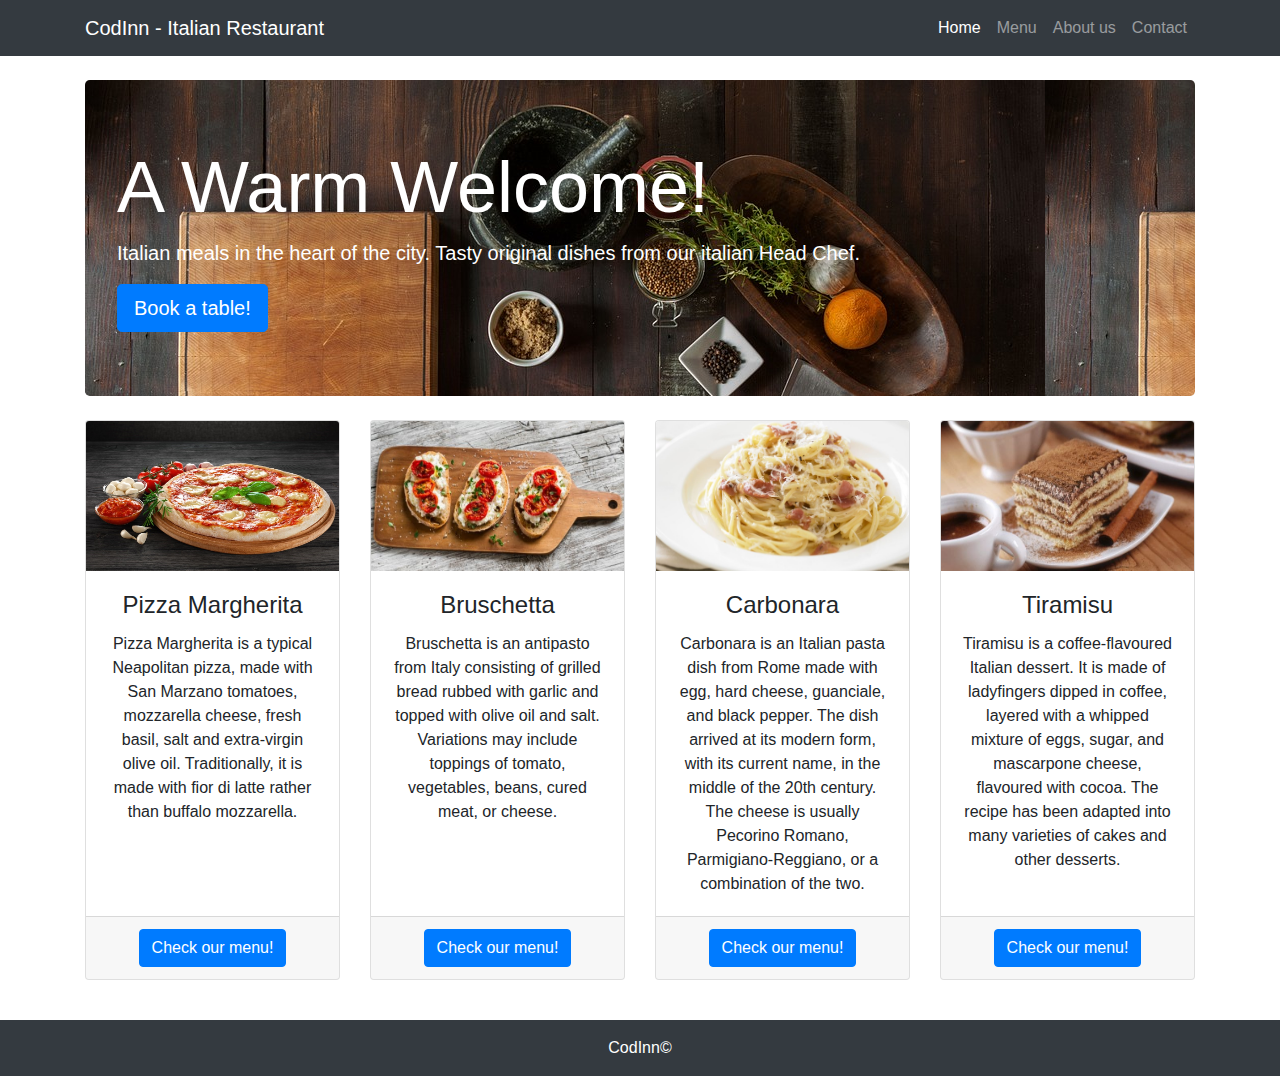
<file: challange/index.html>
<!DOCTYPE html>
<html lang="en">

<head>

  <meta charset="utf-8">
  <meta name="viewport" content="width=device-width, initial-scale=1, shrink-to-fit=no">
  <meta name="description" content="">
  <meta name="author" content="">

  <title>TypeScript Day 1</title>

  <!-- Bootstrap core CSS -->
  <link href="vendor/bootstrap/css/bootstrap.min.css" rel="stylesheet">

  <!-- Custom styles for this template -->
  <link href="heroic-features.css" rel="stylesheet">

</head>

<body>

  <!-- Navigation -->
  <nav class="navbar navbar-expand-lg navbar-dark bg-dark fixed-top">
    <div class="container">
      <a class="navbar-brand" href="#">CodInn - Italian Restaurant</a>
      <button class="navbar-toggler" type="button" data-toggle="collapse" data-target="#navbarResponsive" aria-controls="navbarResponsive" aria-expanded="false" aria-label="Toggle navigation">
        <span class="navbar-toggler-icon"></span>
      </button>
      <div class="collapse navbar-collapse" id="navbarResponsive">
        <ul class="navbar-nav ml-auto">
          <li class="nav-item active">
            <a class="nav-link" href="index.html">Home
              <span class="sr-only">(current)</span>
            </a>
          </li>
          <li class="nav-item">
            <a class="nav-link" href="menu.html">Menu</a>
          </li>
          <li class="nav-item">
            <a class="nav-link" href="aboutus.html">About us</a>
          </li>
          <li class="nav-item">
            <a class="nav-link" href="contactus.html">Contact</a>
          </li>
        </ul>
      </div>
    </div>
  </nav>

  <!-- Page Content -->
  <div class="container">

    <!-- Jumbotron Header -->
    <header class="jumbotron my-4">
      <h1 class="display-3">A Warm Welcome!</h1>
      <p class="lead">Italian meals in the heart of the city. Tasty original dishes from our italian Head Chef.</p>
      <a href="contactus.html" class="btn btn-primary btn-lg">Book a table!</a>
    </header>

    <!-- Page Features -->
    <div class="row text-center">

      <div class="col-lg-3 col-md-6 mb-4">
        <div class="card h-100">
          <img class="card-img-top" src="pizza.jpg" alt="">
          <div class="card-body">
            <h4 class="card-title">Pizza Margherita</h4>
            <p class="card-text">Pizza Margherita is a typical Neapolitan pizza, made with San Marzano tomatoes, mozzarella cheese, fresh basil, salt and extra-virgin olive oil. Traditionally, it is made with fior di latte rather than buffalo mozzarella. </p>
          </div>
          <div class="card-footer">
            <a href="menu.html" class="btn btn-primary">Check our menu!</a>
          </div>
        </div>
      </div>

      <div class="col-lg-3 col-md-6 mb-4">
        <div class="card h-100">
          <img class="card-img-top" src="bruschetta.jpg" alt="">
          <div class="card-body">
            <h4 class="card-title">Bruschetta</h4>
            <p class="card-text">Bruschetta is an antipasto from Italy consisting of grilled bread rubbed with garlic and topped with olive oil and salt. Variations may include toppings of tomato, vegetables, beans, cured meat, or cheese.</p>
          </div>
          <div class="card-footer">
            <a href="menu.html" class="btn btn-primary">Check our menu!</a>
          </div>
        </div>
      </div>

      <div class="col-lg-3 col-md-6 mb-4">
        <div class="card h-100">
          <img class="card-img-top" src="carbonara.jpeg" alt="">
          <div class="card-body">
            <h4 class="card-title">Carbonara</h4>
            <p class="card-text">Carbonara is an Italian pasta dish from Rome made with egg, hard cheese, guanciale, and black pepper. The dish arrived at its modern form, with its current name, in the middle of the 20th century. The cheese is usually Pecorino Romano, Parmigiano-Reggiano, or a combination of the two.</p>
          </div>
          <div class="card-footer">
            <a href="menu.html" class="btn btn-primary">Check our menu!</a>
          </div>
        </div>
      </div>

      <div class="col-lg-3 col-md-6 mb-4">
        <div class="card h-100">
          <img class="card-img-top" src="tiramisu.jpg" alt="">
          <div class="card-body">
            <h4 class="card-title">Tiramisu</h4>
            <p class="card-text">Tiramisu is a coffee-flavoured Italian dessert. It is made of ladyfingers dipped in coffee, layered with a whipped mixture of eggs, sugar, and mascarpone cheese, flavoured with cocoa. The recipe has been adapted into many varieties of cakes and other desserts.</p>
          </div>
          <div class="card-footer">
            <a href="menu.html" class="btn btn-primary">Check our menu!</a>
          </div>
        </div>
      </div>

    </div>
    <!-- /.row -->

  </div>
  <!-- /.container -->

  <!-- Footer -->
  <footer class="py-3 mt-3 bg-dark">
    <div class="container">
      <p class="m-0 text-center text-white">CodInn&copy;</p>
    </div>
    <!-- /.container -->
  </footer>

  <!-- Bootstrap core JavaScript -->
  <script src="data.json"></script>
  <script src="script.js"></script>
  <script src="vendor/jquery/jquery.min.js"></script>
  <script src="vendor/bootstrap/js/bootstrap.bundle.min.js"></script>

</body>

</html>
</file>
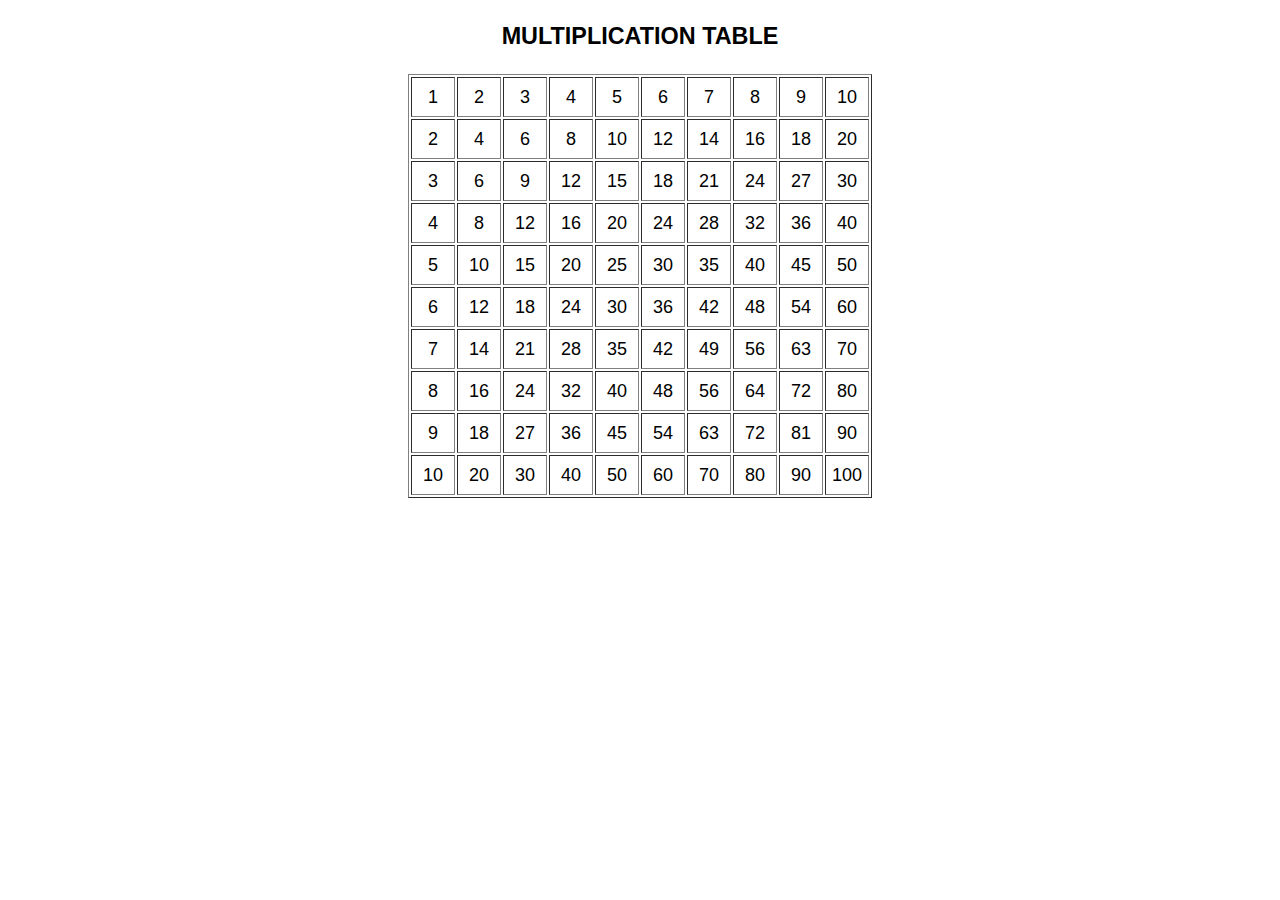
<file: basic.html>
<!DOCTYPE html>
<html>
<head>
	<meta charset="utf-8">
	<meta http-equiv="X-UA-Compatible" content="IE=edge">
	<title></title>
	<link rel="stylesheet" href="">

<style>
	body {
	 font-family:arial;
	 font-size:20px;
	 }
 </style> 
</head>
<body>
	<h3 align="center"> MULTIPLICATION TABLE</h3>
	<script src="basic.js">
		
	</script>
</body>
</html>
</file>
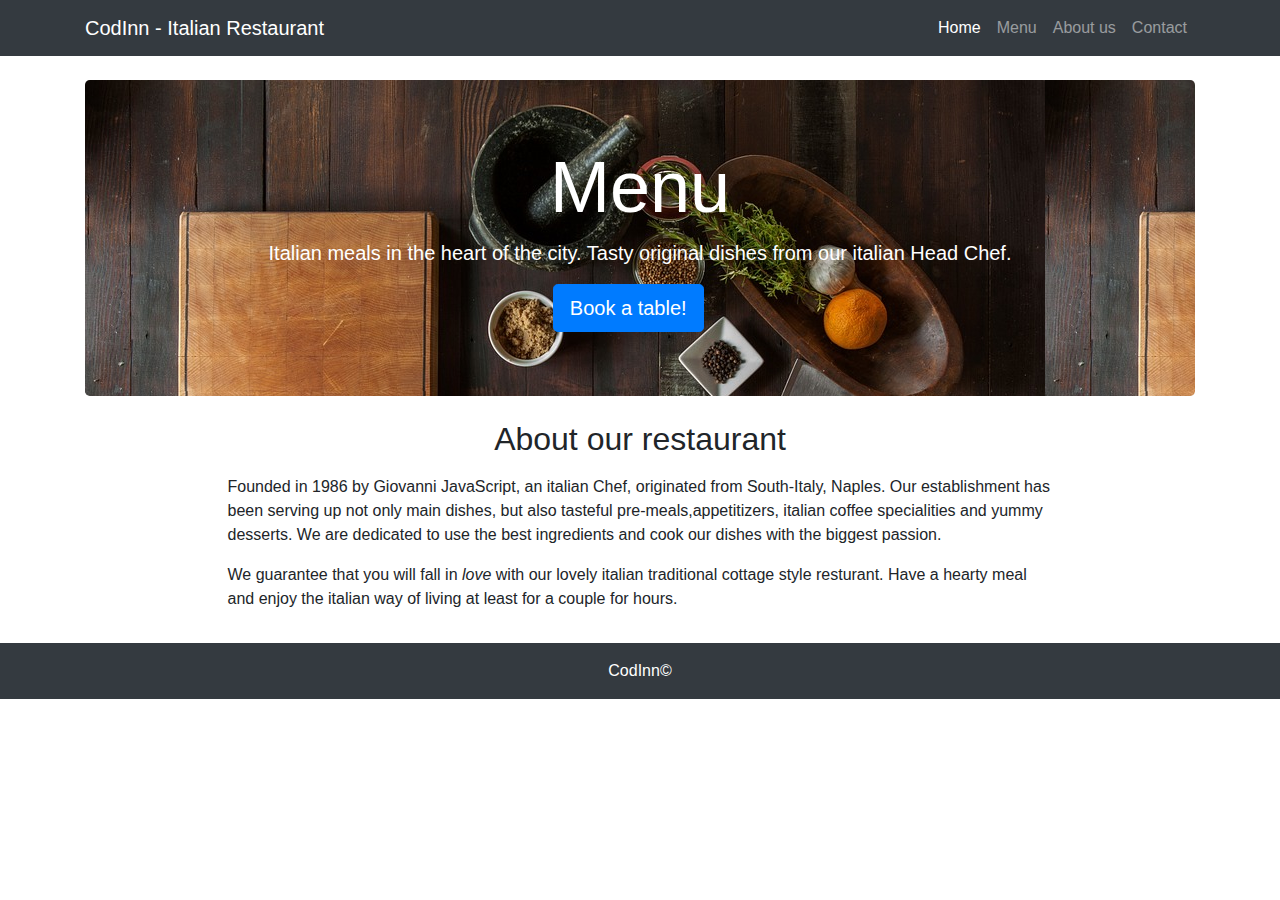
<file: challange/aboutus.html>
<!DOCTYPE html>
<html lang="en">

<head>

  <meta charset="utf-8">
  <meta name="viewport" content="width=device-width, initial-scale=1, shrink-to-fit=no">
  <meta name="description" content="">
  <meta name="author" content="">

  <title>TypeScript Day 1</title>

  <!-- Bootstrap core CSS -->
  <link href="vendor/bootstrap/css/bootstrap.min.css" rel="stylesheet">

  <!-- Custom styles for this template -->
  <link href="heroic-features.css" rel="stylesheet">

</head>

<body>

  <!-- Navigation -->
  <nav class="navbar navbar-expand-lg navbar-dark bg-dark fixed-top">
    <div class="container">
      <a class="navbar-brand" href="#">CodInn - Italian Restaurant</a>
      <button class="navbar-toggler" type="button" data-toggle="collapse" data-target="#navbarResponsive" aria-controls="navbarResponsive" aria-expanded="false" aria-label="Toggle navigation">
        <span class="navbar-toggler-icon"></span>
      </button>
      <div class="collapse navbar-collapse" id="navbarResponsive">
        <ul class="navbar-nav ml-auto">
          <li class="nav-item active">
            <a class="nav-link" href="index.html">Home
              <span class="sr-only">(current)</span>
            </a>
          </li>
          <li class="nav-item">
            <a class="nav-link" href="menu.html">Menu</a>
          </li>
          <li class="nav-item">
            <a class="nav-link" href="aboutus.html">About us</a>
          </li>
          <li class="nav-item">
            <a class="nav-link" href="contactus.html">Contact</a>
          </li>
        </ul>
      </div>
    </div>
  </nav>

<div class="container">
  <!-- Jumbotron Header -->
    <header class="jumbotron my-4">
      <h1 class="display-3 text-center">Menu</h1>
      <p class="lead text-center">Italian meals in the heart of the city. Tasty original dishes from our italian Head Chef.</p>
      <a href="contactus.html" class="btn btn-primary btn-lg offset-5">Book a table!</a>
    </header>
  
</div>


    <div class="container">
      <div class="about-heading-content">
        <div class="row">
          <div class="col-xl-9 col-lg-10 mx-auto">
             <h2 class="section-heading-lower text-center mb-3">About our restaurant</h2>
              <p>Founded in 1986 by Giovanni JavaScript, an italian Chef, originated from South-Italy, Naples. Our establishment has been serving up not only main dishes, but also tasteful pre-meals,appetitizers, italian coffee specialities and yummy desserts. We are dedicated to use the best ingredients and cook our dishes with the biggest passion.</p>
              <p class="mb-3">We guarantee that you will fall in <em>love</em> with our lovely italian traditional cottage style resturant. Have a hearty meal and enjoy the italian way of living at least for a couple for hours.</p>
            </div>
          </div>
        </div>
      </div>


  <!-- Footer -->
  <footer class="py-3 mt-3 bg-dark">
    <div class="container">
      <p class="m-0 text-center text-white">CodInn&copy;</p>
    </div>
    <!-- /.container -->
  </footer>

  <!-- Bootstrap core JavaScript -->
  <script src="vendor/jquery/jquery.min.js"></script>
  <script src="vendor/bootstrap/js/bootstrap.bundle.min.js"></script>

</body>

</html>
</file>
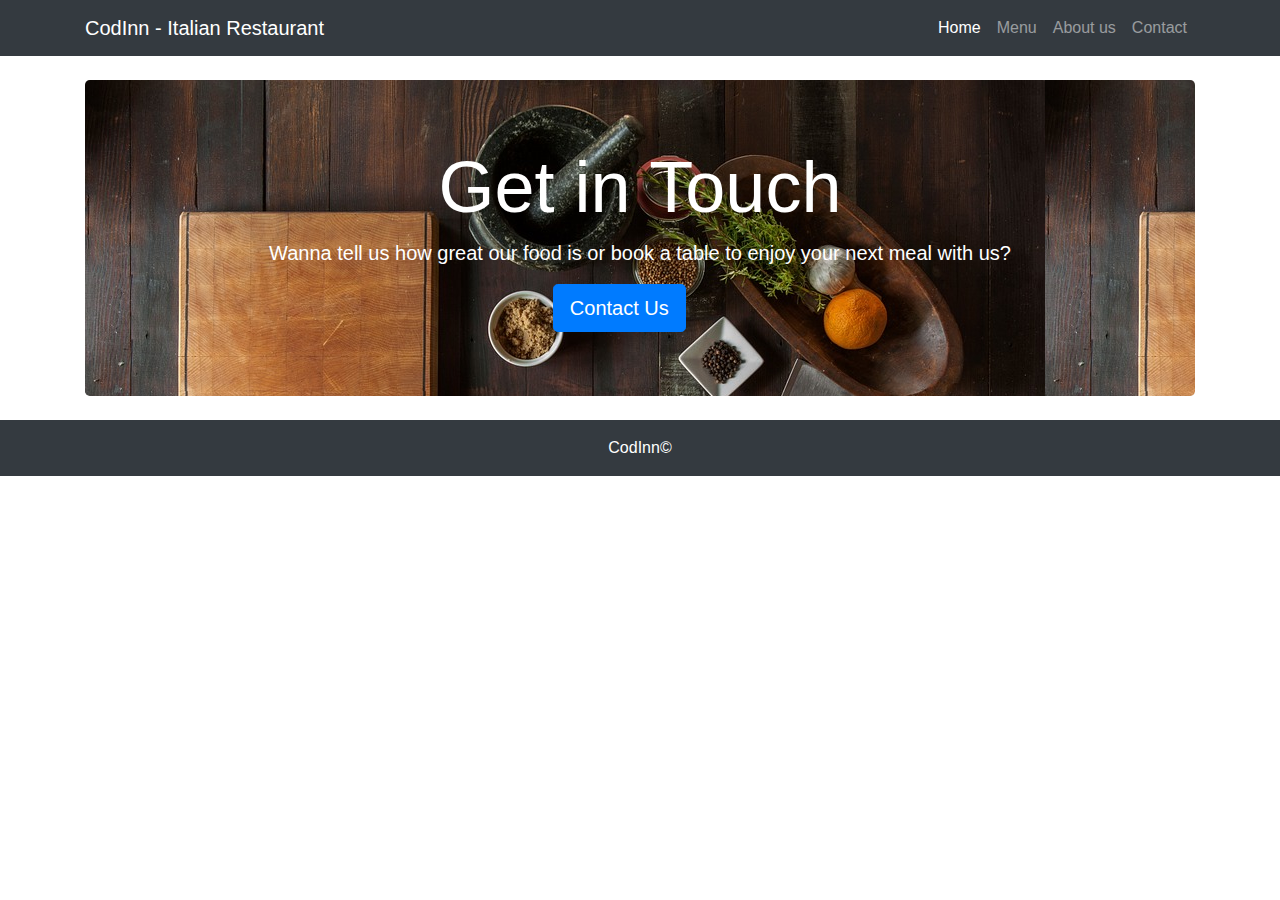
<file: challange/contactus.html>
<!DOCTYPE html>
<html lang="en">

<head>

  <meta charset="utf-8">
  <meta name="viewport" content="width=device-width, initial-scale=1, shrink-to-fit=no">
  <meta name="description" content="">
  <meta name="author" content="">

  <title>TypeScript Day 1</title>

  <!-- Bootstrap core CSS -->
  <link href="vendor/bootstrap/css/bootstrap.min.css" rel="stylesheet">

  <!-- Custom styles for this template -->
  <link href="heroic-features.css" rel="stylesheet">
  <!-- <link rel="stylesheet" href="styles1.css"> -->

</head>

<body>

  <!-- Navigation -->
  <nav class="navbar navbar-expand-lg navbar-dark bg-dark fixed-top">
    <div class="container">
      <a class="navbar-brand" href="#">CodInn - Italian Restaurant</a>
      <button class="navbar-toggler" type="button" data-toggle="collapse" data-target="#navbarResponsive"
        aria-controls="navbarResponsive" aria-expanded="false" aria-label="Toggle navigation">
        <span class="navbar-toggler-icon"></span>
      </button>
      <div class="collapse navbar-collapse" id="navbarResponsive">
        <ul class="navbar-nav ml-auto">
          <li class="nav-item active">
            <a class="nav-link" href="index.html">Home
              <span class="sr-only">(current)</span>
            </a>
          </li>
          <li class="nav-item">
            <a class="nav-link" href="menu.html">Menu</a>
          </li>
          <li class="nav-item">
            <a class="nav-link" href="aboutus.html">About us</a>
          </li>
          <li class="nav-item">
            <a class="nav-link" href="contactus.html">Contact</a>
          </li>
        </ul>
      </div>
    </div>
  </nav>

  <div class="container">
    <!-- Jumbotron Header -->
    <header class="jumbotron my-4">
      <h1 class="display-3 text-center">Get in Touch</h1>
      <p class="lead text-center">Wanna tell us how great our food is or book a table to enjoy your next meal with us?
      </p>
      <button type="button" class="btn btn-primary btn-lg offset-5" data-toggle="modal"
        data-target=".bd-example-modal-lg">Contact Us</button>
    </header>

  </div>



  <div class="modal fade bd-example-modal-lg" tabindex="-1" role="dialog" aria-labelledby="myLargeModalLabel"
    aria-hidden="true">
    <div class="modal-dialog modal-lg">
      <div class="modal-content">
        <div class="modal-body">
          <div class="container-fluid">
            <form>
              <div class="form-group row">
                <label for="inputEmail3" class="col-sm-2 col-form-label">Name</label>
                <div class="col-sm-10">
                  <input type="email" class="form-control" id="inputEmail3" placeholder="Name">
                </div>
              </div>
              <div class="form-group row">
                <label for="inputPassword3" class="col-sm-2 col-form-label">eMail</label>
                <div class="col-sm-10">
                  <input type="password" class="form-control" id="inputPassword3" placeholder="eMail-Address">
                </div>
              </div>
              <div class="form-group row">
                <label for="inputPassword3" class="col-sm-2 col-form-label">Phone</label>
                <div class="col-sm-10">
                  <input type="password" class="form-control" id="inputPassword3" placeholder="Phone Number">
                </div>
              </div>
              <div class="form-group row">
                <label for="inputPassword3" class="col-sm-2 col-form-label">Guests</label>
                <div class="col-sm-10">
                  <select class="custom-select">
                    <option selected>How many people are coming?</option>
                    <option value="1">One</option>
                    <option value="2">Two</option>
                    <option value="3">Three</option>
                    <option value="4">Four</option>
                    <option value="5">Five</option>
                    <option value="6">Six</option>
                  </select>
                </div>
              </div>
              <div class="form-group row">
                <label for="inputPassword3" class="col-sm-2 col-form-label">When?</label>
                <div class="col-sm-10">
                  <input type="date" class="form-control">
                  <!-- <input type="password" class="form-control" id="inputPassword3" placeholder="DD.MM.YYYY, hh:mm"> -->
                </div>
              </div>
              <div class="form-group row">
                <label for="inputPassword3" class="col-sm-2 col-form-label">Any comments?</label>
                <div class="col-sm-10">
                  <input type="password" class="form-control" id="inputPassword3" placeholder="Tell us.">
                </div>
              </div>
              <!-- <div class="form-group-row">
                <label for="" class="col-sm-r col-form-label">When?</label>
                  <div class="form-group col-sm-10">
                    <input class="datePicker form-control" type="text" value="MM/DD/YYYY" /><i class="fa fa-calendar-o">
                    </i>
                  <div class="datePicker"> </div>
                </div>
              </div> -->

              <div class="form-group row">
                <div class="col-sm-10">
                  <button type="submit" class="btn btn-primary">Send</button>
                </div>
              </div>
            </form>
          </div>
        </div>
      </div>
    </div>
  </div>
  </div>

  <!-- Footer -->
  <footer class="py-3 mt-3 bg-dark">
    <div class="container">
      <p class="m-0 text-center text-white">CodInn&copy;</p>
    </div>
    <!-- /.container -->
  </footer>

  <!-- Bootstrap core JavaScript -->
  <script src="data.json"></script>
  <script src="script.js"></script>
  <script src="vendor/jquery/jquery.min.js"></script>
  <script src="vendor/bootstrap/js/bootstrap.bundle.min.js"></script>
  <!-- <script>
      $(function(){
          $('.datePicker').datepicker();
    
  });
  cd();
  
  function cd(){
       var date = new Date();
     var currentDate = date.getDate();
     var currentYear = date.getFullYear();
     var monthNames = $('.hasDatepicker').datepicker( "option", "monthNames" );
     var dayNames = $('.hasDatepicker').datepicker( "option", "dayNames" );
     var currentMonth = monthNames[date.getMonth()];
     var currentDay = dayNames[date.getDay()];
     var dh  = $('.ui-datepicker').height();
  
    var current =  '<div class="datepicker-current"><p class="current-day">'+currentDay+'</p><h3 class="current-date">' + currentDate +'</h3><div class="month-info"><span class="current-month">'+currentMonth+'</span><span class="current-year">'+currentYear+'</span></div></div>';
    // console.log(current);
    
      $('.datepicker-current').remove();
      $('.ui-datepicker').append(current);
      $('.datepicker-current').css("height" , dh);
    
  }
  
  $(document).on("click", '.ui-corner-all , .hasDatepicker' , function(){
    cd()
  });
  
    </script>
   -->
</body>

</html>
</file>
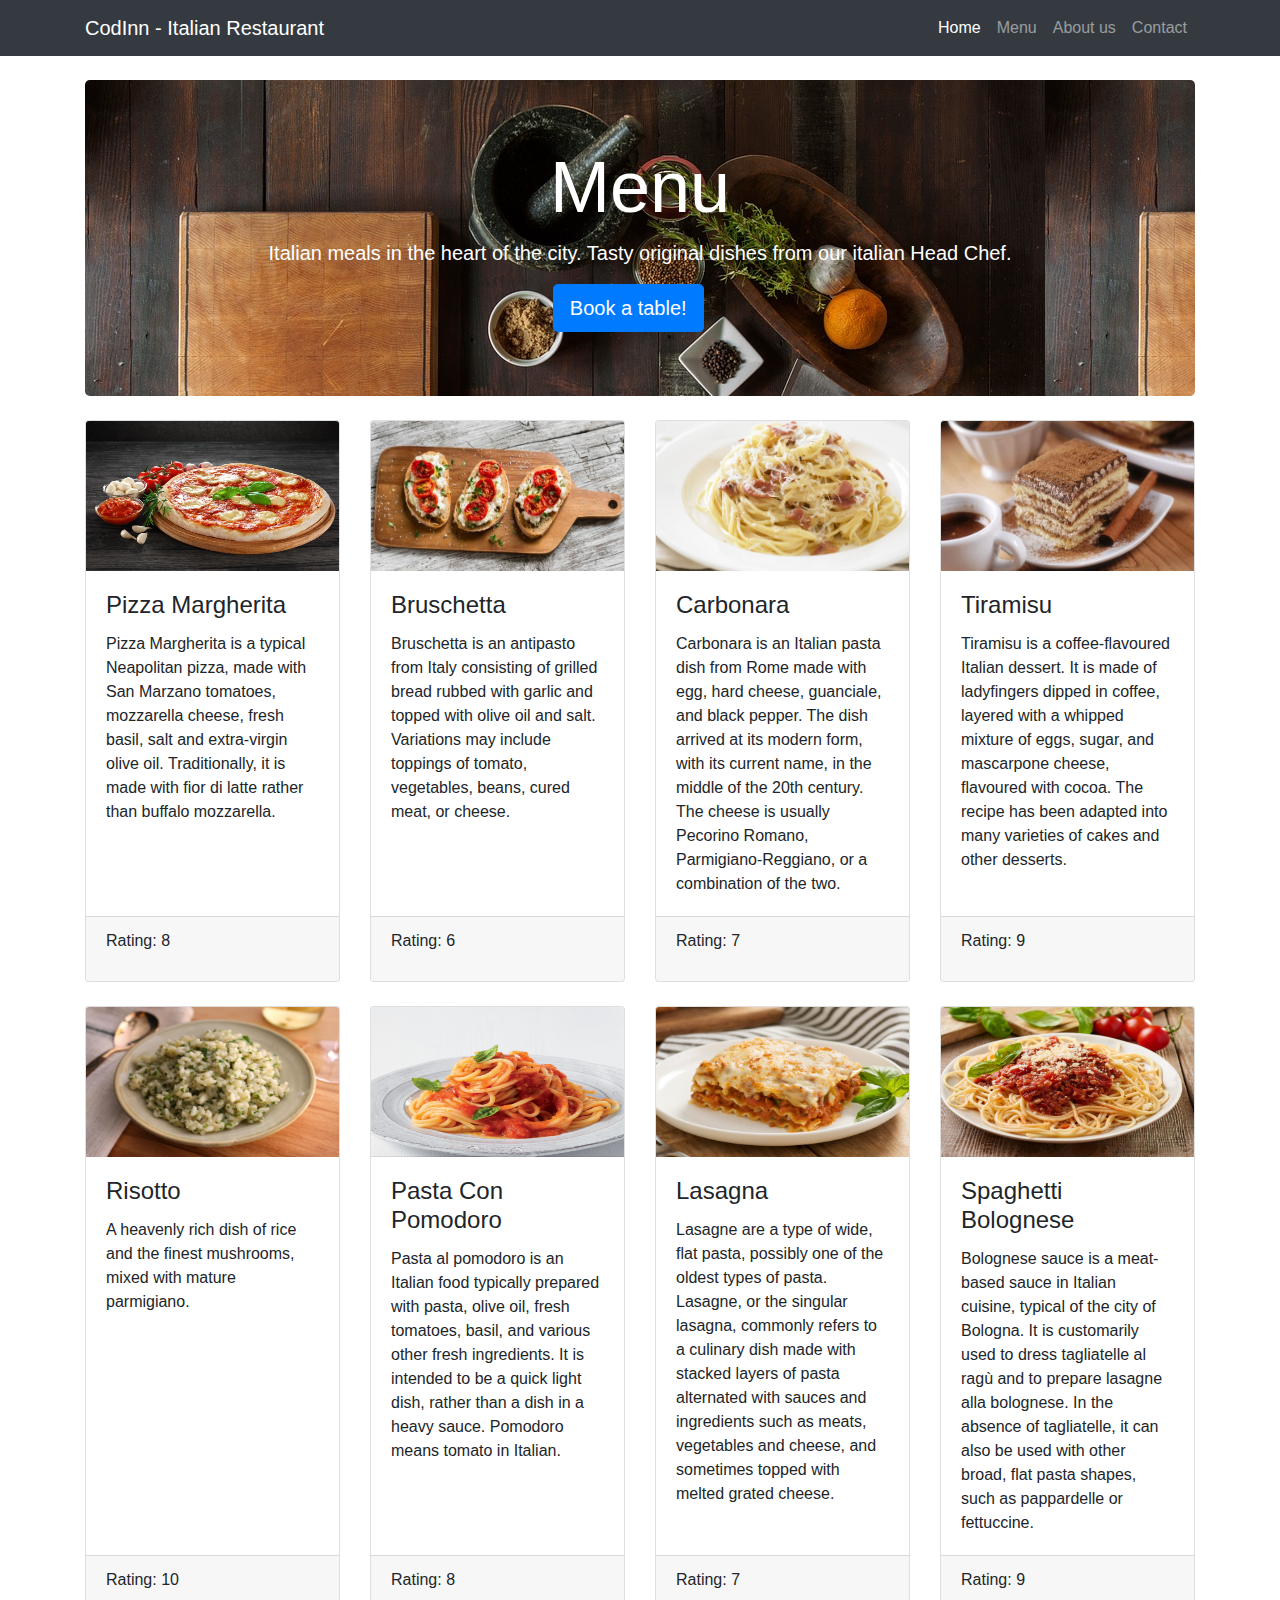
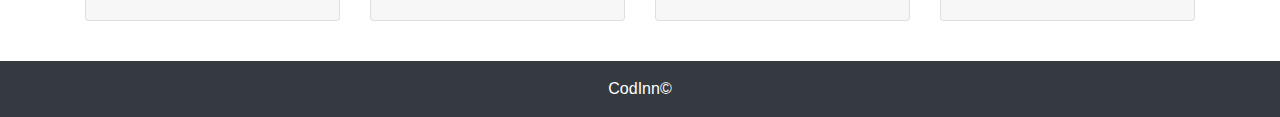
<file: challange/menu.html>
<!DOCTYPE html>
<html lang="en">

<head>

  <meta charset="utf-8">
  <meta name="viewport" content="width=device-width, initial-scale=1, shrink-to-fit=no">
  <meta name="description" content="">
  <meta name="author" content="">

  <title>TypeScript Day 1</title>

  <!-- Bootstrap core CSS -->
  <link href="vendor/bootstrap/css/bootstrap.min.css" rel="stylesheet">

  <!-- Custom styles for this template -->
  <link href="heroic-features.css" rel="stylesheet">

</head>

<body>

  <!-- Navigation -->
  <nav class="navbar navbar-expand-lg navbar-dark bg-dark fixed-top">
    <div class="container">
      <a class="navbar-brand" href="#">CodInn - Italian Restaurant</a>
      <button class="navbar-toggler" type="button" data-toggle="collapse" data-target="#navbarResponsive" aria-controls="navbarResponsive" aria-expanded="false" aria-label="Toggle navigation">
        <span class="navbar-toggler-icon"></span>
      </button>
      <div class="collapse navbar-collapse" id="navbarResponsive">
        <ul class="navbar-nav ml-auto">
          <li class="nav-item active">
            <a class="nav-link" href="index.html">Home
              <span class="sr-only">(current)</span>
            </a>
          </li>
          <li class="nav-item">
            <a class="nav-link" href="menu.html">Menu</a>
          </li>
          <li class="nav-item">
            <a class="nav-link" href="aboutus.html">About us</a>
          </li>
          <li class="nav-item">
            <a class="nav-link" href="contactus.html">Contact</a>
          </li>
        </ul>
      </div>
    </div>
  </nav>

<div class="container">
  <!-- Jumbotron Header -->
    <header class="jumbotron my-4">
      <h1 class="display-3 text-center">Menu</h1>
      <p class="lead text-center">Italian meals in the heart of the city. Tasty original dishes from our italian Head Chef.</p>
      <a href="contactus.html" class="btn btn-primary btn-lg offset-5">Book a table!</a>
    </header>
  
</div>

<div class="container">
  <div id="dishDisplay" class="row"></div>
</div>



  <!-- Footer -->
  <footer class="py-3 mt-3 bg-dark">
    <div class="container">
      <p class="m-0 text-center text-white">CodInn&copy;</p>
    </div>
    <!-- /.container -->
  </footer>

  <!-- Bootstrap core JavaScript -->
  <script src="data.json"></script>
  <script src="script.js"></script>
  <script src="vendor/jquery/jquery.min.js"></script>
  <script src="vendor/bootstrap/js/bootstrap.bundle.min.js"></script>
</body>

</html>
</file>
<file: challange/styles1.css>
.form-group {
  width: 250px;
  margin: 50px auto;
  position: relative;
  color: #FF6149; }
  .form-group .fa {
    position: absolute;
    right: 10px;
    top: 0px; }

.form-control {
  width: 100%;
  border: none;
  border-bottom: 1px solid;
  padding: 3px 10px;
  color: #FF6149; }

.ui-datepicker {
  font-family: "Roboto", sans-serif;
  border: 1px solid #f1f1f1;
  background: #fff; }
  .ui-datepicker .ui-datepicker-header {
    position: relative;
    color: #bbb;
    padding: 20px 10px; }
    .ui-datepicker .ui-datepicker-header .ui-datepicker-prev, .ui-datepicker .ui-datepicker-header .ui-datepicker-next {
      border-bottom: 2px solid #ddd;
      border-left: 2px solid #ddd;
      position: absolute;
      cursor: pointer;
      height: 10px;
      width: 10px;
      overflow: hidden;
      text-indent: 100px;
      left: 15px; }
      .ui-datepicker .ui-datepicker-header .ui-datepicker-prev:hover, .ui-datepicker .ui-datepicker-header .ui-datepicker-next:hover {
        border-color: #FF6149; }
    .ui-datepicker .ui-datepicker-header .ui-datepicker-next {
      left: auto;
      right: 15px;
      border-left: none;
      border-right: 2px solid #ddd; }
    .ui-datepicker .ui-datepicker-header .ui-datepicker-title {
      text-align: center;
      color: #FF6149;
      font-weight: 400;
      font-size: 18px; }
  .ui-datepicker .ui-datepicker-calendar thead th {
    color: #bbb;
    font-weight: 400;
    border-bottom: 1px solid #eee; }
  .ui-datepicker .ui-datepicker-calendar td, .ui-datepicker .ui-datepicker-calendar th {
    padding: 5px 10px;
    text-align: center; }
    .ui-datepicker .ui-datepicker-calendar td.ui-datepicker-today a, .ui-datepicker .ui-datepicker-calendar td.ui-datepicker-current-day a, .ui-datepicker .ui-datepicker-calendar th.ui-datepicker-today a, .ui-datepicker .ui-datepicker-calendar th.ui-datepicker-current-day a {
      background: #FF6149;
      color: #fff; }
      .ui-datepicker .ui-datepicker-calendar td.ui-datepicker-today a:hover, .ui-datepicker .ui-datepicker-calendar td.ui-datepicker-current-day a:hover, .ui-datepicker .ui-datepicker-calendar th.ui-datepicker-today a:hover, .ui-datepicker .ui-datepicker-calendar th.ui-datepicker-current-day a:hover {
        background: #FF6149; }
    .ui-datepicker .ui-datepicker-calendar td a, .ui-datepicker .ui-datepicker-calendar th a {
      text-decoration: none;
      display: inline-block;
      height: 32px;
      width: 32px;
      line-height: 32px;
      color: #FF6149; }
      .ui-datepicker .ui-datepicker-calendar td a:hover, .ui-datepicker .ui-datepicker-calendar th a:hover {
        background: #eee; }

.datepicker-current {
  background: #FF6149;
  color: #fff;
  text-align: center;
  padding: 15px;
  height: 303px;
  position: absolute;
  right: 100%;
  top: 0;
  width: 270px;
  border: 1px solid #f1f1f1; }
  .datepicker-current .current-day {
    margin: 0;
    font-size: 18px; }
  .datepicker-current .current-date {
    font-size: 100px;
    font-weight: 600;
    margin: 50px 0; }
  .datepicker-current .month-info {
    font-size: 22px;
    color: #c44b38;
    text-transform: uppercase; }
    .datepicker-current .month-info span {
      display: inline-block;
      margin: 0 5px;
      font-weight: 100; }

/*# sourceMappingURL=styles1.css.map */
</file>
<file: challange/heroic-features.css>
/*!
 * Start Bootstrap - Heroic Features (https://startbootstrap.com/template-overviews/heroic-features)
 * Copyright 2013-2019 Start Bootstrap
 * Licensed under MIT (https://github.com/BlackrockDigital/startbootstrap-heroic-features/blob/master/LICENSE)
 */
body {
  padding-top: 56px;
}

.jumbotron {
	background-image: url("restaurantheader.jpg");
	color: white;
}

.card-img-top {
	overflow: hidden;
	object-fit: fill;
	height: 150px;
	width: 100%;
}
</file>
